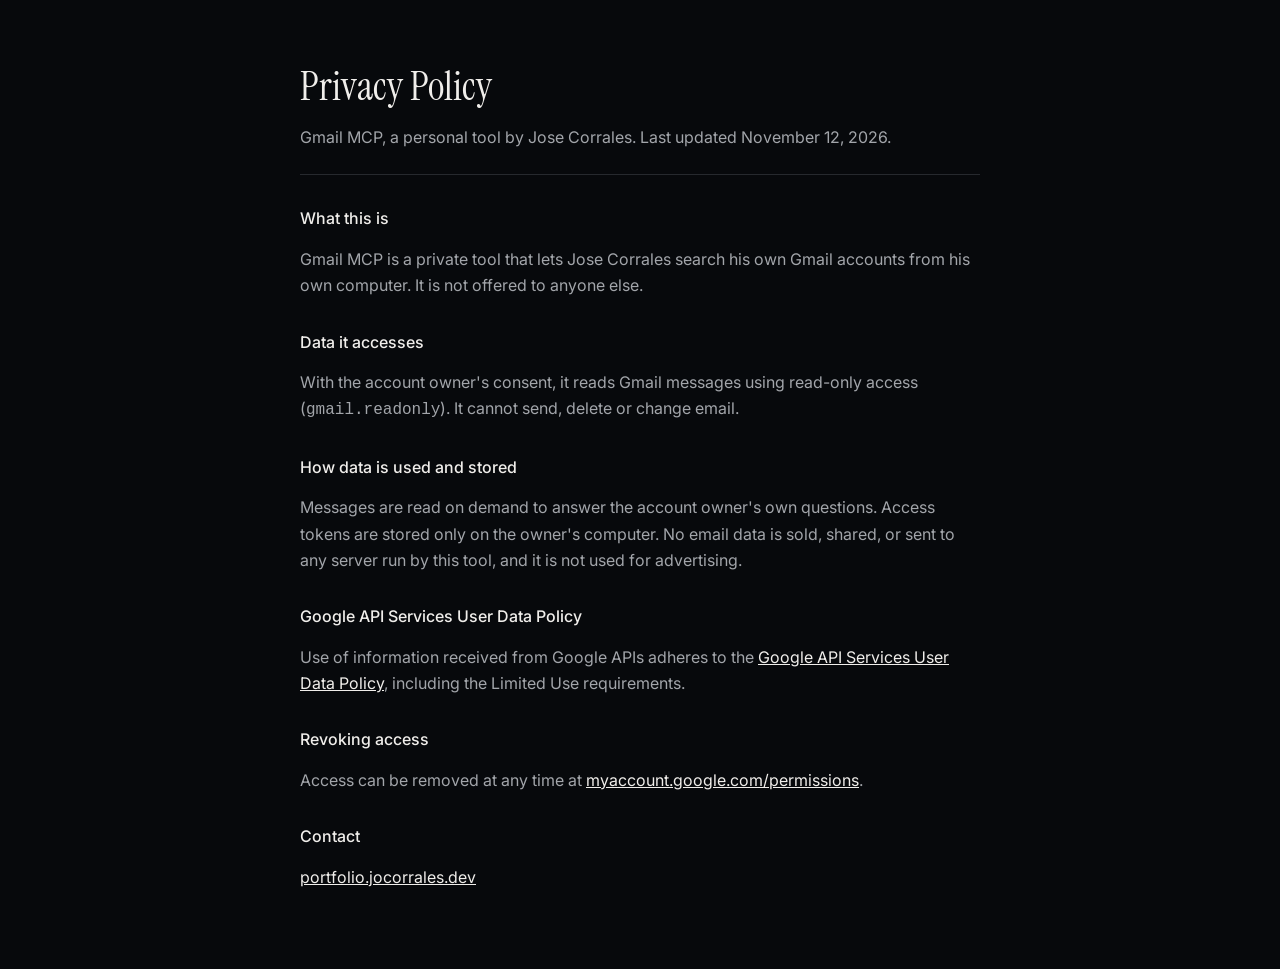
<file: privacy.html>
<!doctype html>
<html lang="en">
<head>
<meta charset="utf-8" />
<meta name="viewport" content="width=device-width, initial-scale=1" />
<title>Privacy Policy — Jose Corrales</title>
<meta name="description" content="Privacy policy for Gmail MCP, a personal tool by Jose Corrales." />
<link rel="preconnect" href="https://fonts.googleapis.com">
<link rel="preconnect" href="https://fonts.gstatic.com" crossorigin>
<link href="https://fonts.googleapis.com/css2?family=Instrument+Serif&family=Inter:wght@400;500&display=swap" rel="stylesheet">
<style>
  :root {
    --bg: oklch(0.14 0.008 260);
    --ink: oklch(0.95 0.005 80);
    --ink-dim: oklch(0.72 0.008 260);
    --line: oklch(0.28 0.01 260);
  }
  body { margin: 0; background: var(--bg); color: var(--ink-dim); font: 16px/1.65 Inter, system-ui, sans-serif; }
  main { max-width: 680px; margin: 0 auto; padding: 64px 16px; }
  h1 { font: 400 2.5rem/1.1 "Instrument Serif", serif; color: var(--ink); margin: 0 0 8px; }
  h2 { font: 500 1rem/1.4 Inter, sans-serif; color: var(--ink); margin: 32px 0 8px; }
  a { color: var(--ink); }
  .meta { border-bottom: 1px solid var(--line); padding-bottom: 24px; }
</style>
</head>
<body>
<main>
  <h1>Privacy Policy</h1>
  <p class="meta">Gmail MCP, a personal tool by Jose Corrales. Last updated November 12, 2026.</p>

  <h2>What this is</h2>
  <p>Gmail MCP is a private tool that lets Jose Corrales search his own Gmail accounts from his own computer. It is not offered to anyone else.</p>

  <h2>Data it accesses</h2>
  <p>With the account owner's consent, it reads Gmail messages using read-only access (<code>gmail.readonly</code>). It cannot send, delete or change email.</p>

  <h2>How data is used and stored</h2>
  <p>Messages are read on demand to answer the account owner's own questions. Access tokens are stored only on the owner's computer. No email data is sold, shared, or sent to any server run by this tool, and it is not used for advertising.</p>

  <h2>Google API Services User Data Policy</h2>
  <p>Use of information received from Google APIs adheres to the <a href="https://developers.google.com/terms/api-services-user-data-policy">Google API Services User Data Policy</a>, including the Limited Use requirements.</p>

  <h2>Revoking access</h2>
  <p>Access can be removed at any time at <a href="https://myaccount.google.com/permissions">myaccount.google.com/permissions</a>.</p>

  <h2>Contact</h2>
  <p><a href="https://portfolio.jocorrales.dev">portfolio.jocorrales.dev</a></p>
</main>
</body>
</html>
</file>
